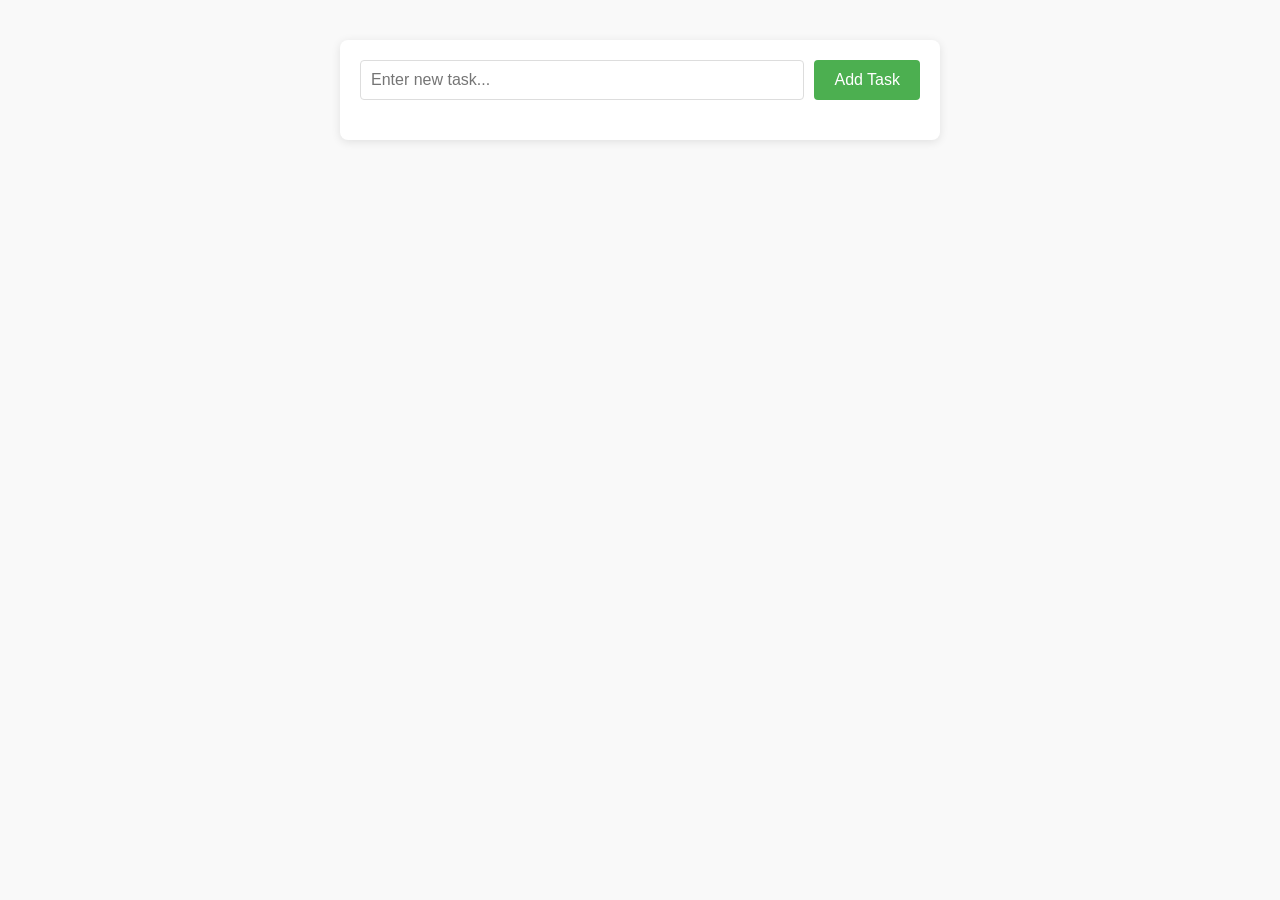
<file: frontend-labs/lab3/index.html>
<!DOCTYPE html>
<html lang="en">
<head>
    <meta charset="UTF-8">
    <meta name="viewport" content="width=device-width, initial-scale=1.0">
    <title>Todo List</title>
    <link rel="stylesheet" href="style.css">
</head>
<body>
    <div class="todo-container">
        <div class="input-group">
            <input type="text" id="taskInput" placeholder="Enter new task...">
            <button id="addTaskBtn">Add Task</button>
        </div>
        <ul id="taskList"></ul>
    </div>

    <script src="script.js"></script>
</body>
</html>
</file>
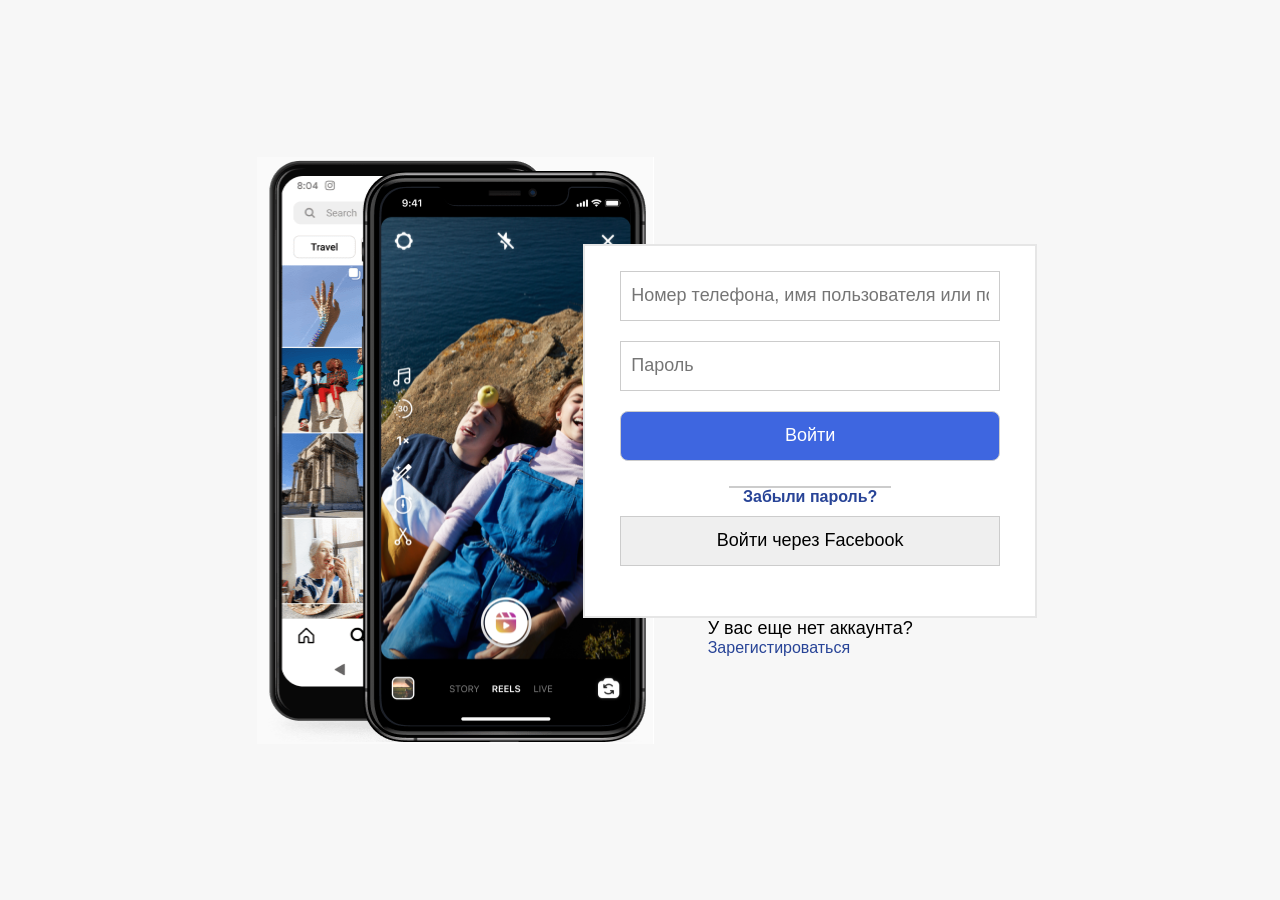
<file: frontend-labs/lab2-clone-layouts/instagram/instagram.html>
<html>
    <head>
        <title>Instagram login page</title>
        <link rel="stylesheet" href="inst_style.css">
        <style>
            
        </style>
    </head>
    <body>
        <div class="container">
            <div class="leftpart">
                <img src="pic1.png">
            </div>
        <div class="rightpart">
            <div class="loginpage">
                <form>

                    <input type="text" placeholder="Номер телефона, имя пользователя или почта">
                    <input type="password" placeholder="Пароль">
                    <input type="submit" value="Войти">
                </form>
                <hr><p><strong>Забыли пароль?</strong></p>
            <div class="createaccount">
            <input type="button" value="Войти через Facebook">
                        </div>  
                    </div>
                    <div class="container2">
                    <span>У вас еще нет аккаунта?</span>
                    <p>Зарегистироваться</p>
                </div>
                </div>
          </div>
    </body>
</html>
</file>
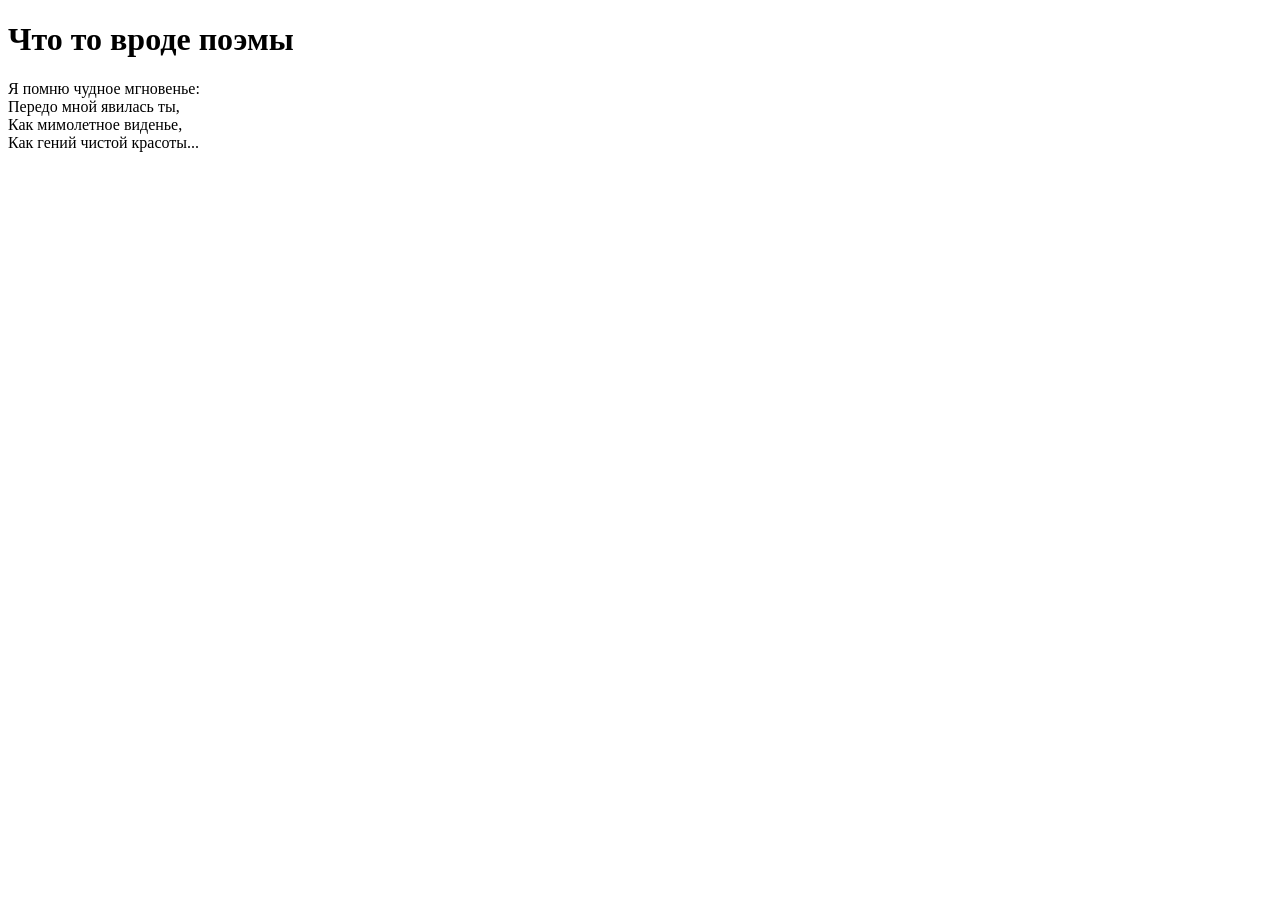
<file: frontend-labs/lab1-khanacademy/khanacadem/into HTML/challenge 1.html>
<!DOCTYPE HTML>
<html>
    <head>
        <title>Challenge: Write a Poem</title>
        <meta charset="utf-8">
    </head>
    <body>
    <h1>Что то вроде поэмы</h1>
    <p>
    Я помню чудное мгновенье:<br>
    Передо мной явилась ты,<br>
    Как мимолетное виденье,<br>
    Как гений чистой красоты...
    </p>
    </body>
</html>
</file>
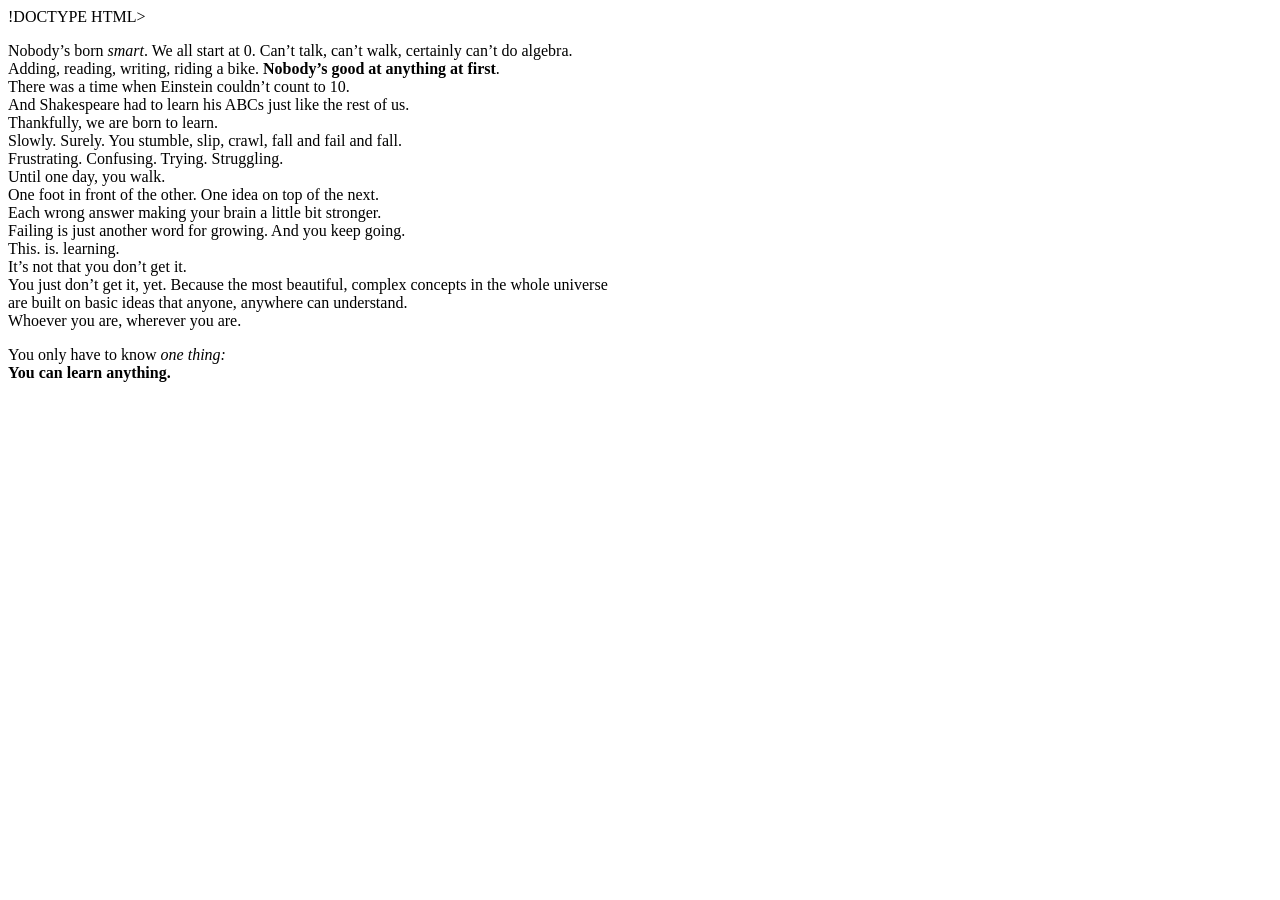
<file: frontend-labs/lab1-khanacademy/khanacadem/into HTML/challenge 2.html>
!DOCTYPE HTML>
<html>
    <head>
        <title>Challenge: You can learn text tags</title>
        <meta charset="utf-8">
    </head>
    <body>
        <p>
        Nobody’s born <em>smart</em>. We all start at 0. Can’t talk, can’t walk, certainly can’t do algebra.<br>
        Adding, reading, writing, riding a bike. <strong>Nobody’s good at anything at first</strong>.<br>
        There was a time when Einstein couldn’t count to 10.<br>
        And Shakespeare had to learn his ABCs just like the rest of us.<br>
        Thankfully, we are born to learn.<br>
        Slowly. Surely. You stumble, slip, crawl, fall and fail and fall.<br>
        Frustrating. Confusing. Trying. Struggling.<br>
        Until one day, you walk.<br>
        One foot in front of the other. One idea on top of the next.<br>
        Each wrong answer making your brain a little bit stronger.<br>
        Failing is just another word for growing. And you keep going.<br>
        This. is. learning.<br>
        It’s not that you don’t get it. <br>
        You just don’t get it, yet.
        Because the most beautiful, complex concepts in the whole universe<br>
        are built on basic ideas that anyone, anywhere can understand.<br>
        Whoever you are, wherever you are.<br>
        </p>
        <p>
        You only have to know <em>one thing:</em><br>
        <strong>You can learn anything.</strong>
        </p>
    </body>
</html>
</file>
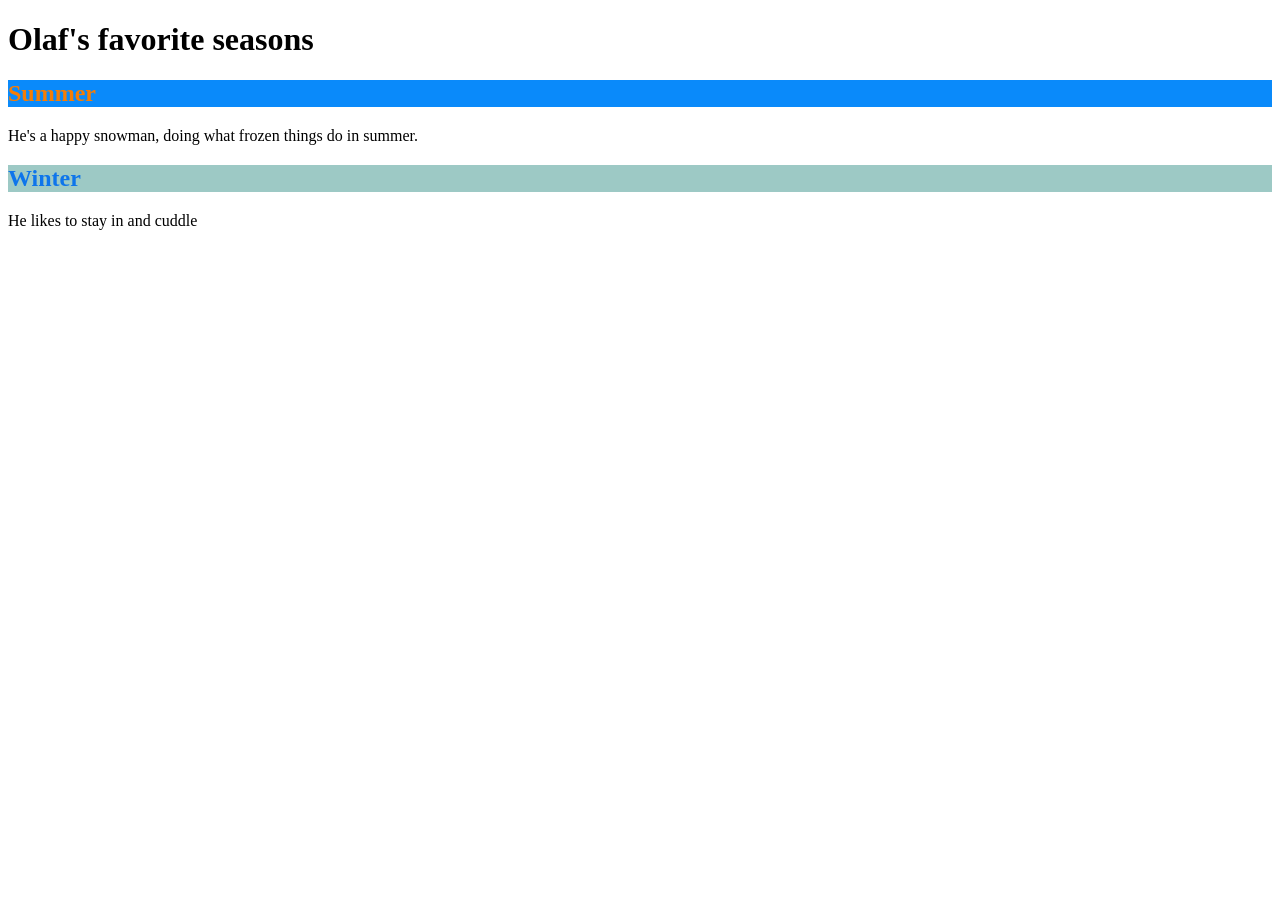
<file: frontend-labs/lab1-khanacademy/khanacadem/intro to css/challenge 2.html>
<!DOCTYPE html>
<html>
    <head>
        <meta charset="utf-8">
        <title>Challenge: Seasonal ids</title>
        <style>
            #summer{
                color: rgb(245, 125, 5);
                background-color: rgb(10, 138, 250);
            }
            #winter{
                color: rgb(14, 117, 235);
                background-color: rgb(157, 201, 197);
            }
            
            
        </style>
    </head>
    <body>
        
        <h1>Olaf's favorite seasons</h1>
        
        <h2 id="summer">Summer</h2>
        <p>He's a happy snowman, doing what frozen things do in summer.</p>
        
        <h2 id="winter">Winter</h2>
        <p>He likes to stay in and cuddle</p>
    </body>
</html>
</file>
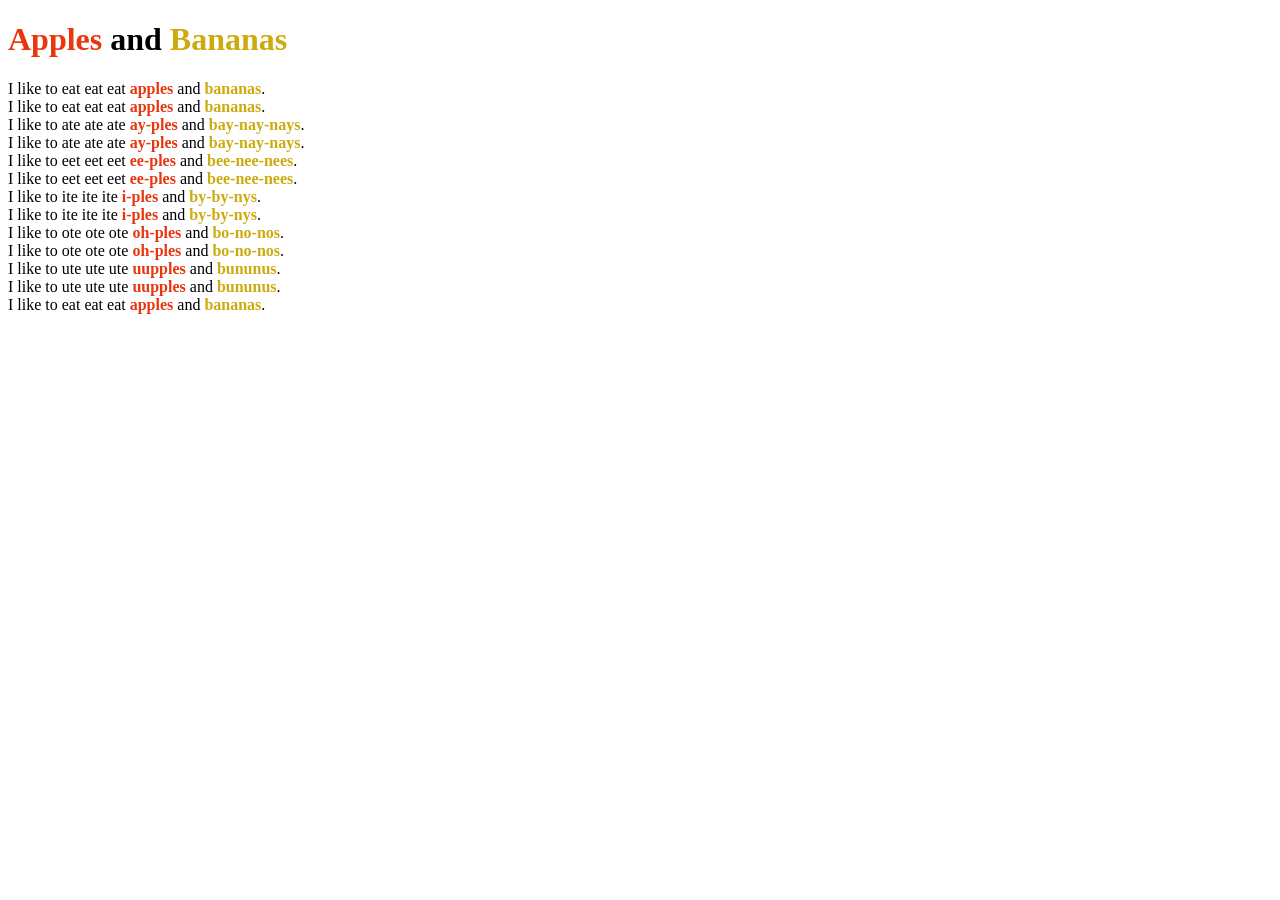
<file: frontend-labs/lab1-khanacademy/khanacadem/intro to css/challenge 3.html>
<!DOCTYPE html>
<html>
    <head>
        <meta charset="utf-8">
        <title>Challenge: Apples and bananas classes</title>
        <style>
            .apples{
                color: rgb(232, 54, 14);
            }
            .bananas{
                color: rgb(204, 170, 16);
            }
        </style>
    </head>
    <body>

    <h1><strong class="apples">Apples</strong> and <strong class="bananas">Bananas</strong></h1>
    
    <p>
    I like to eat eat eat 
        <strong class="apples">apples</strong> and
        <strong class="bananas">bananas</strong>.<br>
    I like to eat eat eat 
        <strong class="apples">apples</strong> and
        <strong class="bananas">bananas</strong>.<br>
    I like to ate ate ate 
        <strong class="apples">ay-ples</strong> and
        <strong class="bananas">bay-nay-nays</strong>.<br>
    I like to ate ate ate 
        <strong class="apples">ay-ples</strong> and
        <strong class="bananas">bay-nay-nays</strong>.<br>
    I like to eet eet eet
        <strong class="apples">ee-ples</strong> and
        <strong class="bananas">bee-nee-nees</strong>.<br>
    I like to eet eet eet
        <strong class="apples">ee-ples</strong> and
        <strong class="bananas">bee-nee-nees</strong>.<br>
    I like to ite ite ite
        <strong class="apples">i-ples</strong> and
        <strong class="bananas">by-by-nys</strong>.<br>
    I like to ite ite ite
        <strong class="apples">i-ples</strong> and
        <strong class="bananas">by-by-nys</strong>.<br>
    I like to ote ote ote
        <strong class="apples">oh-ples</strong> and
        <strong class="bananas">bo-no-nos</strong>.<br>
    I like to ote ote ote
        <strong class="apples">oh-ples</strong> and
        <strong class="bananas">bo-no-nos</strong>.<br>
    I like to ute ute ute
        <strong class="apples">uupples</strong> and
        <strong class="bananas">bununus</strong>.<br>
    I like to ute ute ute
        <strong class="apples">uupples</strong> and
        <strong class="bananas">bununus</strong>.<br>
    I like to eat eat eat 
        <strong class="apples">apples</strong> and
        <strong class="bananas">bananas</strong>.<br>
</p>

    </body>
</html>
</file>
<file: frontend-labs/lab3/style.css>
body {
    font-family: Arial, sans-serif;
    max-width: 600px;
    margin: 20px auto;
    padding: 20px;
    background: #f9f9f9;
}

.todo-container {
    background: #ffffff;
    padding: 20px;
    border-radius: 8px;
    box-shadow: 0 2px 10px rgba(0, 0, 0, 0.1);
}

.input-group {
    display: flex;
    gap: 10px;
    margin-bottom: 20px;
}

#taskInput {
    flex: 1;
    padding: 10px;
    border: 1px solid #ddd;
    border-radius: 4px;
    font-size: 16px;
}

button {
    padding: 10px 20px;
    background: #4CAF50;
    color: white;
    border: none;
    border-radius: 4px;
    cursor: pointer;
    font-size: 16px;
}

button:hover {
    background: #45a049;
}

ul {
    list-style-type: none;
    padding: 0;
}

li {
    display: flex;
    align-items: center;
    padding: 10px;
    background: #f5f5f5;
    margin-bottom: 8px;
    border-radius: 4px;
    gap: 10px;
}

.completed {
    text-decoration: line-through;
    opacity: 0.7;
}

.delete-btn {
    margin-left: auto;
    background: #ff4444;
    padding: 5px 10px;
    border-radius: 4px;
    color: white;
    border: none;
    cursor: pointer;
}

.delete-btn:hover {
    background: #cc0000;
}
</file>
<file: frontend-labs/lab2-clone-layouts/instagram/inst_style.css>
*{
    margin: 0px;
    padding: 0px;
}   
body {
    height: 100%;
    display: flex;
    justify-content: center;
    align-items: center;
    flex-direction: column;
    background-color: rgb(247, 247, 247);
}
.container{
    margin: 10px;
    display: flex;
    flex-direction: row;
    align-items: center;
    justify-content: center;
}
.leftpart{
    width: 40%;
}
h1{
    font-size: 50px;
}

h3{
    color: black;
    font-family: Verdana, Geneva, Tahoma, sans-serif;
}
.rightpart{
    width: 50%;
    display: flex;
    align-items: center;
    flex-direction: column;
}
.loginpage{
    display: flex;
    flex-direction: column;
    align-items: center;
    background-color: #fff ;
    width: 450px;
    height: 370px;
    border: 2px solid #e6e6e6;
}
form{
    display: flex;
    flex-direction: column;
    justify-content: center;
    align-items: center;
    padding: 15px 0px;
}
input{
    width: 380px;
    height: 50px;
    margin: 10px 0px;
    padding: 0px 10px;
    outline: none;
    border: 1px solid #ccc;
    font-size: 18px;
    
}
input[type="submit"]{
    border-radius: 8px;
    background-color: rgb(62, 102, 224);
    color: white;
}
p{
    font-family: Arial, Helvetica, sans-serif;
    color: rgb(40, 68, 151);
}
hr{
    border: 1px solid #ccc;
    width: 160px;
    margin: 0px 0px;
}
button{
    background-color: #e6e6e6;
    border: #e6e6e6;
}
span{
    margin: 20px 0px;
    font-size: 18px;
    font-family: Verdana, Geneva, Tahoma, sans-serif;
}
</file>
